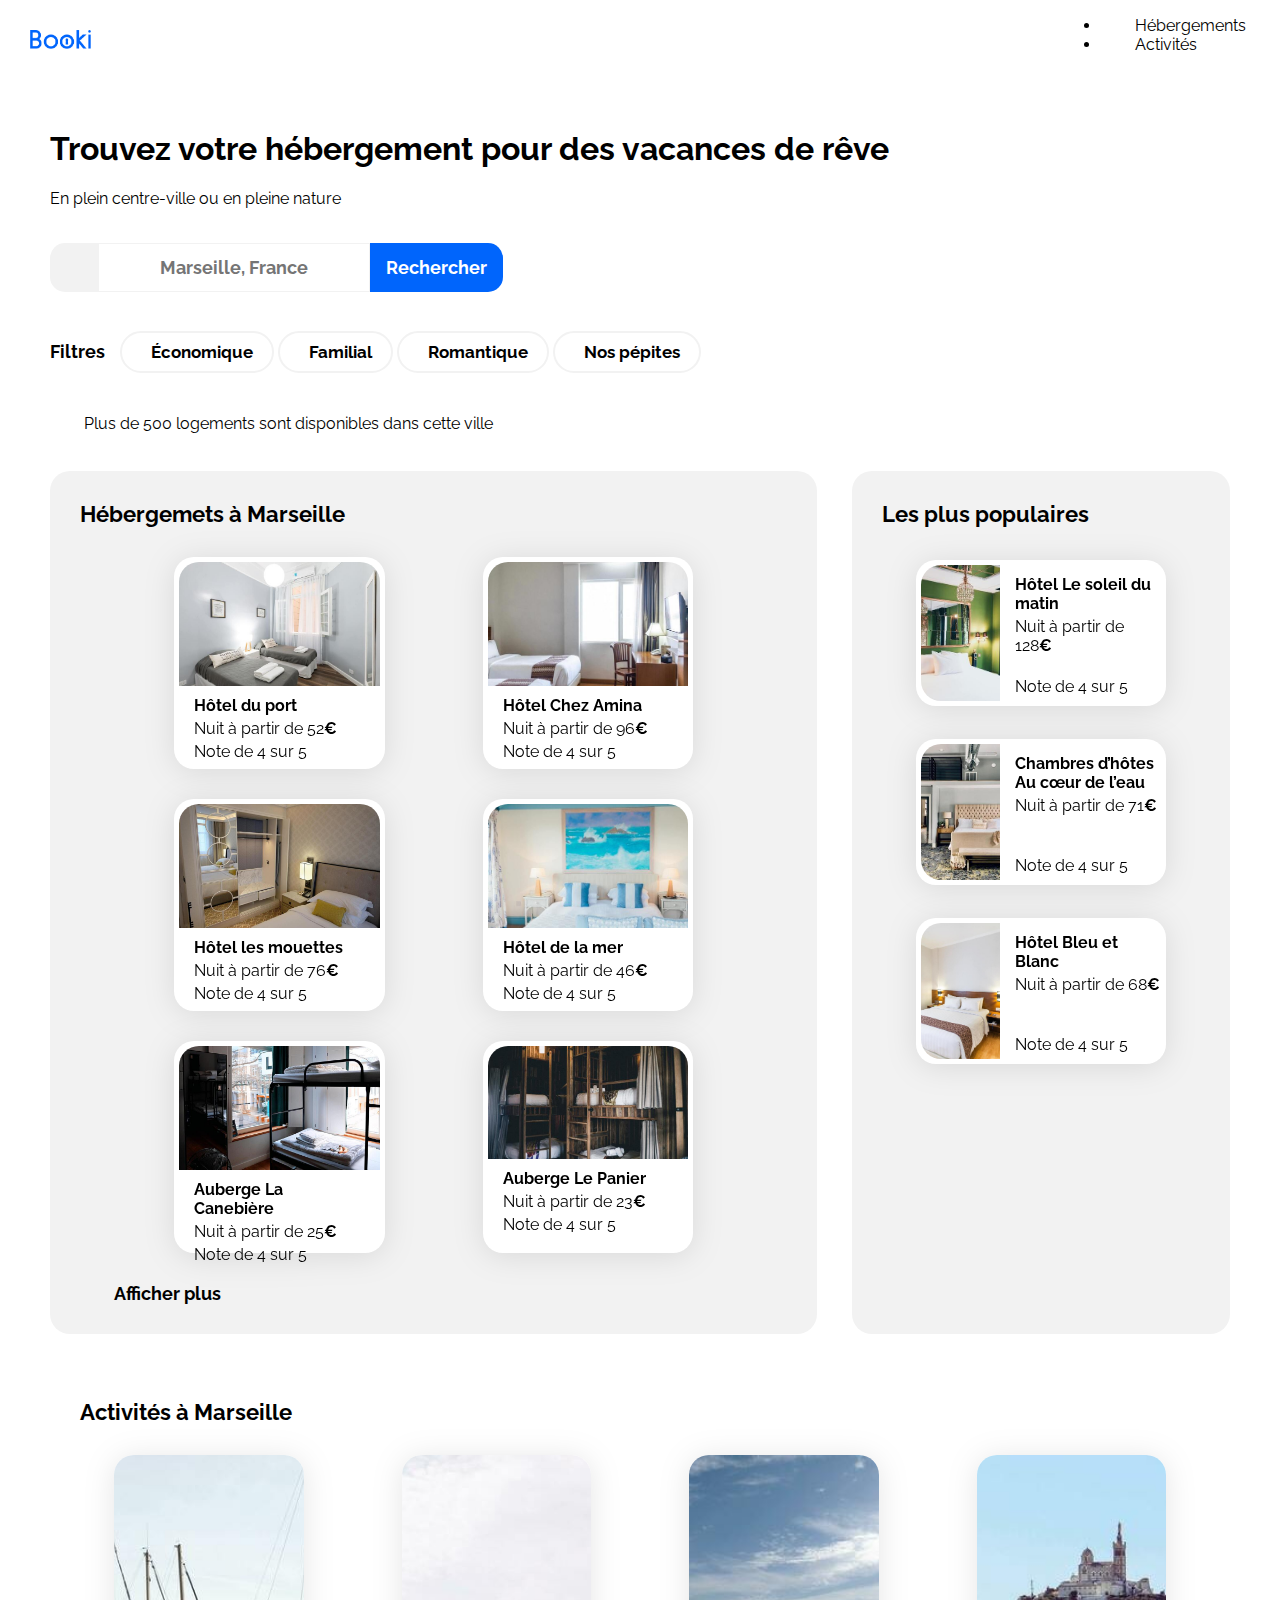
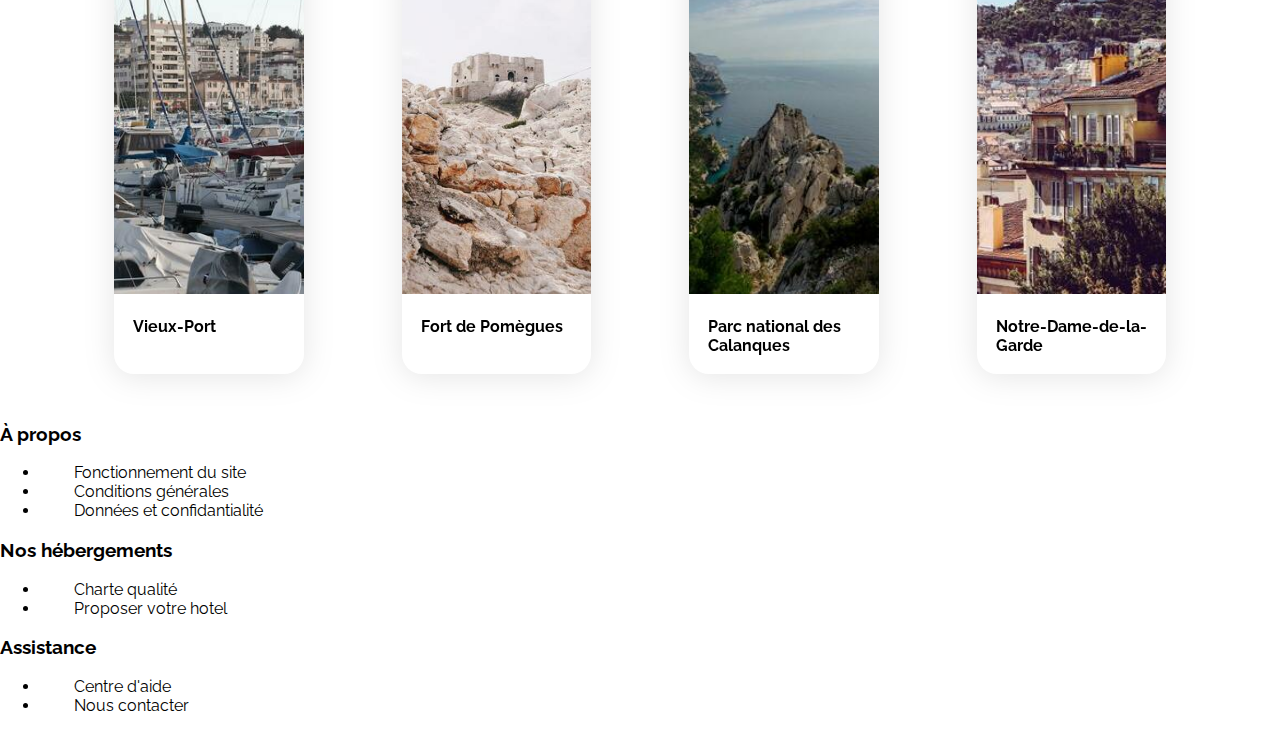
<file: index.html>
<!DOCTYPE html>
<html lang="fr">

<head>
    <meta charset="UTF-8">
    <meta name="viewport" content="width=device-width, initial-scale=1.0">
    <title>Booki</title>
    <link rel="preconnect" href="https://fonts.googleapis.com">
    <link rel="preconnect" href="https://fonts.gstatic.com" crossorigin>
    <link href="https://fonts.googleapis.com/css2?family=Raleway:wght@400;500;700&display=swap" rel="stylesheet">
    <link rel="stylesheet" href="https://cdnjs.cloudflare.com/ajax/libs/font-awesome/6.2.1/css/all.min.css"
        integrity="sha512-MV7K8+y+gLIBoVD59lQIYicR65iaqukzvf/nwasF0nqhPay5w/9lJmVM2hMDcnK1OnMGCdVK+iQrJ7lzPJQd1w=="
        crossorigin="anonymous" referrerpolicy="no-referrer">
    <link rel="stylesheet" href="./booki-starter-code-master/css/style.css">
</head>

<body>
    <div class="main-container">
        <header>
            <img class="logo-en-tete" src="./booki-starter-code-master/images/logo/Booki.png" alt="Logo Booki">
            <nav>
                <ul>
                    <li>
                        <a href="#hebergements-marseille">Hébergements</a>
                    </li>
                    <li>
                        <a href="#activites-marseille">Activités</a>
                    </li>
                </ul>
            </nav>
        </header>
        <main>
            <section class="search-group">
                <div>
                    <h1>Trouvez votre hébergement pour des vacances de rêve</h1>
                    <p>En plein centre-ville ou en pleine nature</p>
                </div>
                <form class="search-bar">
                    <label for="localisation"><i class="fa-lg fa-solid fa-location-dot"></i></label>
                    <input type="text" name="localisation" placeholder="Marseille, France" id="localisation">
                    <button>
                        <span class="btn-desktop">Rechercher</span>
                        <span class="btn-mobile"><i class="fa-solid fa-magnifying-glass"></i></span>
                    </button>
                </form>
                <div class="filters">
                    <p>
                        Filtres
                    </p>
                    <div>
                        <button class="filter-btn" id="economique">
                            <i class="fa-solid fa-money-bill-wave"></i>Économique
                        </button>
                        <button class="filter-btn" id="familial">
                            <i class="fa-solid fa-person"></i>Familial
                        </button>
                        <button class="filter-btn" id="romantique">
                            <i class="fa-solid fa-heart"></i>Romantique
                        </button>
                        <button class="filter-btn" id="pepite">
                            <i class="fa-solid fa-fire"></i>Nos pépites
                        </button>
                    </div>
                </div>
                <div class="info-filter">
                    <i class="fa-solid fa-info fa-border"></i>
                    <p>Plus de 500 logements sont disponibles dans cette ville</p>
                </div>
            </section>

            <!--POUR LE RENDRE CLICABLES, TOUTeS LES BALISES <article> DES SECTIONS 3 SUIVANTES (HEBERGEMENTS, POPULAIRES ET ACTIVITÉS) ONT ÉTÉ TRANSFORMÉS EN BALISES <a> -->
            <div class="hebergements-and-populaires">
                <section class="hebergements">
                    <div id="hebergements-marseille">
                        <h1 class="section-title">Hébergemets à Marseille</h1>
                    </div>
                    <div class="hebergements-cards">
                        <a href="#" class="card">
                            <img src="./booki-starter-code-master/images/hebergements/fred-kleber.jpg"
                                alt="Image de la chambre d'hôtel montrant deux lits">
                            <div class="card-content">
                                <div>
                                    <h2 class="card-title">Hôtel du port</h2>
                                    <p class="card-subtitle">Nuit à partir de 52<span class="euro">€</span></p>
                                </div>
                                <div class="card-rating">
                                    <i class="fa-xs fa-solid fa-star" aria-hidden="true"></i>
                                    <i class="fa-xs fa-solid fa-star" aria-hidden="true"></i>
                                    <i class="fa-xs fa-solid fa-star" aria-hidden="true"></i>
                                    <i class="fa-xs fa-solid fa-star" aria-hidden="true"></i>
                                    <i class="fa-xs fa-solid fa-star neutral-star" aria-hidden="true"></i>
                                    <span class="sr-only">Note de 4 sur 5</span>
                                </div>
                            </div>
                        </a>
                        <a href="#" class="card">
                            <img src="./booki-starter-code-master/images/hebergements/febrian-zakaria.jpg"
                                alt="Image de la chambre d'hôtel montrant un lit et un bureau">
                            <div class="card-content">
                                <div>
                                    <h2 class="card-title">Hôtel Chez Amina</h2>
                                    <p class="card-subtitle">Nuit à partir de 96<span class="euro">€</span></p>
                                </div>
                                <div class="card-rating">
                                    <i class="fa-xs fa-solid fa-star" aria-hidden="true"></i>
                                    <i class="fa-xs fa-solid fa-star" aria-hidden="true"></i>
                                    <i class="fa-xs fa-solid fa-star" aria-hidden="true"></i>
                                    <i class="fa-xs fa-solid fa-star" aria-hidden="true"></i>
                                    <i class="fa-xs fa-solid fa-star neutral-star" aria-hidden="true"></i>
                                    <span class="sr-only">Note de 4 sur 5</span>
                                </div>
                            </div>
                        </a>
                        <a href="#" class="card">
                            <img src="./booki-starter-code-master/images/hebergements/reisetopia.jpg"
                                alt="Image de la chambre d'hôtel montrant un lit et des miroirs">
                            <div class="card-content">
                                <div>
                                    <h2 class="card-title">Hôtel les mouettes</h2>
                                    <p class="card-subtitle">Nuit à partir de 76<span class="euro">€</span></p>
                                </div>
                                <div class="card-rating">
                                    <i class="fa-xs fa-solid fa-star" aria-hidden="true"></i>
                                    <i class="fa-xs fa-solid fa-star" aria-hidden="true"></i>
                                    <i class="fa-xs fa-solid fa-star" aria-hidden="true"></i>
                                    <i class="fa-xs fa-solid fa-star" aria-hidden="true"></i>
                                    <i class="fa-xs fa-solid fa-star neutral-star" aria-hidden="true"></i>
                                    <span class="sr-only">Note de 4 sur 5</span>
                                </div>
                            </div>
                        </a>
                        <a href="#" class="card">
                            <img src="./booki-starter-code-master/images/hebergements/annie-spratt.jpg"
                                alt="Image de la chambre d'hôtel montrant un lit et un tableau affiche au mur au-dessus du lit">
                            <div class="card-content">
                                <div>
                                    <h2 class="card-title">Hôtel de la mer</h2>
                                    <p class="card-subtitle">Nuit à partir de 46<span class="euro">€</span></p>
                                </div>
                                <div class="card-rating">
                                    <i class="fa-xs fa-solid fa-star" aria-hidden="true"></i>
                                    <i class="fa-xs fa-solid fa-star" aria-hidden="true"></i>
                                    <i class="fa-xs fa-solid fa-star" aria-hidden="true"></i>
                                    <i class="fa-xs fa-solid fa-star" aria-hidden="true"></i>
                                    <i class="fa-xs fa-solid fa-star neutral-star" aria-hidden="true"></i>
                                    <span class="sr-only">Note de 4 sur 5</span>
                                </div>
                            </div>
                        </a>
                        <a href="#" class="card">
                            <img src="./booki-starter-code-master/images/hebergements/marcus-loke.jpg"
                                alt="Image de la chambre de l'auberge montrant deux lits superposés">
                            <div class="card-content">
                                <div>
                                    <h2 class="card-title">Auberge La Canebière</h2>
                                    <p class="card-subtitle">Nuit à partir de 25<span class="euro">€</span></p>
                                </div>
                                <div class="card-rating">
                                    <i class="fa-xs fa-solid fa-star" aria-hidden="true"></i>
                                    <i class="fa-xs fa-solid fa-star" aria-hidden="true"></i>
                                    <i class="fa-xs fa-solid fa-star" aria-hidden="true"></i>
                                    <i class="fa-xs fa-solid fa-star" aria-hidden="true"></i>
                                    <i class="fa-xs fa-solid fa-star neutral-star" aria-hidden="true"></i>
                                    <span class="sr-only">Note de 4 sur 5</span>
                                </div>
                            </div>
                        </a>
                        <a href="#" class="card">
                            <img src="./booki-starter-code-master/images/hebergements/nicate-lee.jpg"
                                alt="Image de la chambre montrant des lits superposés">
                            <div class="card-content">
                                <div>
                                    <h2 class="card-title">Auberge Le Panier</h2>
                                    <p class="card-subtitle">Nuit à partir de 23<span class="euro">€</span></p>
                                </div>
                                <div class="card-rating">
                                    <i class="fa-xs fa-solid fa-star" aria-hidden="true"></i>
                                    <i class="fa-xs fa-solid fa-star" aria-hidden="true"></i>
                                    <i class="fa-xs fa-solid fa-star" aria-hidden="true"></i>
                                    <i class="fa-xs fa-solid fa-star" aria-hidden="true"></i>
                                    <i class="fa-xs fa-solid fa-star neutral-star" aria-hidden="true"></i>
                                    <span class="sr-only">Note de 4 sur 5</span>
                                </div>
                            </div>
                        </a>
                    </div>
                    <div class="lien-plus">
                        <a href="#">
                            Afficher plus
                        </a>
                    </div>
                </section>

                <section class="populaires">
                    <div class="populaires-title">
                        <h1 class="section-title">Les plus populaires</h1>
                        <i class="fa-solid fa-chart-line" aria-hidden="true"></i>
                    </div>
                    <div class="populaires-cards">
                        <a href="#" class="card">
                            <img src="./booki-starter-code-master/images/hebergements/emile-guillemot.jpg"
                                alt="Image de la chambre d'hôtel montrant un lit">
                            <div class="card-content">
                                <div>
                                    <h2 class="card-title">Hôtel Le soleil du matin</h2>
                                    <p class="card-subtitle">Nuit à partir de 128<span class="euro">€</span></p>
                                </div>
                                <div class="card-rating">
                                    <i class="fa-xs fa-solid fa-star" aria-hidden="true"></i>
                                    <i class="fa-xs fa-solid fa-star" aria-hidden="true"></i>
                                    <i class="fa-xs fa-solid fa-star" aria-hidden="true"></i>
                                    <i class="fa-xs fa-solid fa-star" aria-hidden="true"></i>
                                    <i class="fa-xs fa-solid fa-star neutral-star" aria-hidden="true"></i>
                                    <span class="sr-only">Note de 4 sur 5</span>
                                </div>
                            </div>
                        </a>
                        <a href="#" class="card">
                            <img src="./booki-starter-code-master/images/hebergements/aw-creative.jpg"
                                alt="Image de la chambre d'hôtel montrant un lit">
                            <div class="card-content">
                                <div>
                                    <h2 class="card-title">Chambres d’hôtes Au cœur de l’eau</h2>
                                    <p class="card-subtitle">Nuit à partir de 71<span class="euro">€</span></p>
                                </div>
                                <div class="card-rating">
                                    <i class="fa-xs fa-solid fa-star" aria-hidden="true"></i>
                                    <i class="fa-xs fa-solid fa-star" aria-hidden="true"></i>
                                    <i class="fa-xs fa-solid fa-star" aria-hidden="true"></i>
                                    <i class="fa-xs fa-solid fa-star" aria-hidden="true"></i>
                                    <i class="fa-xs fa-solid fa-star neutral-star" aria-hidden="true"></i>
                                    <span class="sr-only">Note de 4 sur 5</span>
                                </div>
                            </div>
                        </a>
                        <a href="#" class="card">
                            <img src="./booki-starter-code-master/images/hebergements/febrian-zakaria2.jpg"
                                alt="Image de la chambre d'hôtel montrant un lit">
                            <div class="card-content">
                                <div>
                                    <h2 class="card-title">Hôtel Bleu et Blanc</h2>
                                    <p class="card-subtitle">Nuit à partir de 68<span class="euro">€</span></p>
                                </div>
                                <div class="card-rating">
                                    <i class="fa-xs fa-solid fa-star" aria-hidden="true"></i>
                                    <i class="fa-xs fa-solid fa-star" aria-hidden="true"></i>
                                    <i class="fa-xs fa-solid fa-star" aria-hidden="true"></i>
                                    <i class="fa-xs fa-solid fa-star" aria-hidden="true"></i>
                                    <i class="fa-xs fa-solid fa-star neutral-star" aria-hidden="true"></i>
                                    <span class="sr-only">Note de 4 sur 5</span>
                                </div>
                            </div>
                        </a>
                    </div>
                </section>
            </div>
            <div class="activites">
                <div class="activites-title" id="activites-marseille">
                    <h1 class="section-title">Activités à Marseille</h1>
                </div>
                <div class="activites-cards">
                    <a href="#" class="card">
                        <img src="./booki-starter-code-master/images/activites/reno-laithienne.jpg" alt="Image du Vieux Port">
                        <div class="card-content">
                            <h2 class="card-title">Vieux-Port</h2>
                        </div>
                    </a>
                    <a href="#" class="card">
                        <img src="./booki-starter-code-master/images/activites/paul-hermann.jpg" alt="Image du Fort de Pomègues">
                        <div class="card-content">
                            <h2 class="card-title">Fort de Pomègues</h2>
                        </div>
                    </a>
                    <a href="#" class="card">
                        <img src="./booki-starter-code-master/images/activites/kilyan-sockalingum.jpg" alt="Image du Parc national des Calanques">
                        <div class="card-content">
                            <h2 class="card-title">Parc national des Calanques</h2>
                        </div>
                    </a>
                    <a href="#" class="card">
                        <img src="./booki-starter-code-master/images/activites/florian-wehde.jpg" alt="Image de Notre-Dame-de-la-Garde">
                        <div class="card-content">
                            <h2 class="card-title">Notre-Dame-de-la-Garde</h2>
                        </div>
                    </a>
                </div>
            </div>
        </main>
        <footer>
            <div class="footer">
                <div>
                    <h3>À propos</h3>
                    <ul>
                        <li>
                            <a href="#">Fonctionnement du site</a>
                        </li>
                        <li>
                            <a href="#">Conditions générales</a>
                        </li>
                        <li>
                            <a href="#">Données et confidantialité</a>
                        </li>
                    </ul>
                </div>
                <div>
                    <h3>Nos hébergements</h3>
                    <ul>
                        <li>
                            <a href="#">Charte qualité</a>
                        </li>
                        <li>
                            <a href="#">Proposer votre hotel</a>
                        </li>
                    </ul>
                </div>
                <div>
                    <h3>Assistance</h3>
                    <ul>
                        <li>
                            <a href="#">Centre d'aide</a>
                        </li>
                        <li>
                            <a href="#">Nous contacter</a>
                        </li>
                    </ul>
                </div>  
            </div>
            <div class="margin-footer"></div>
        </footer>
    </div>
</body>

</html>
</file>
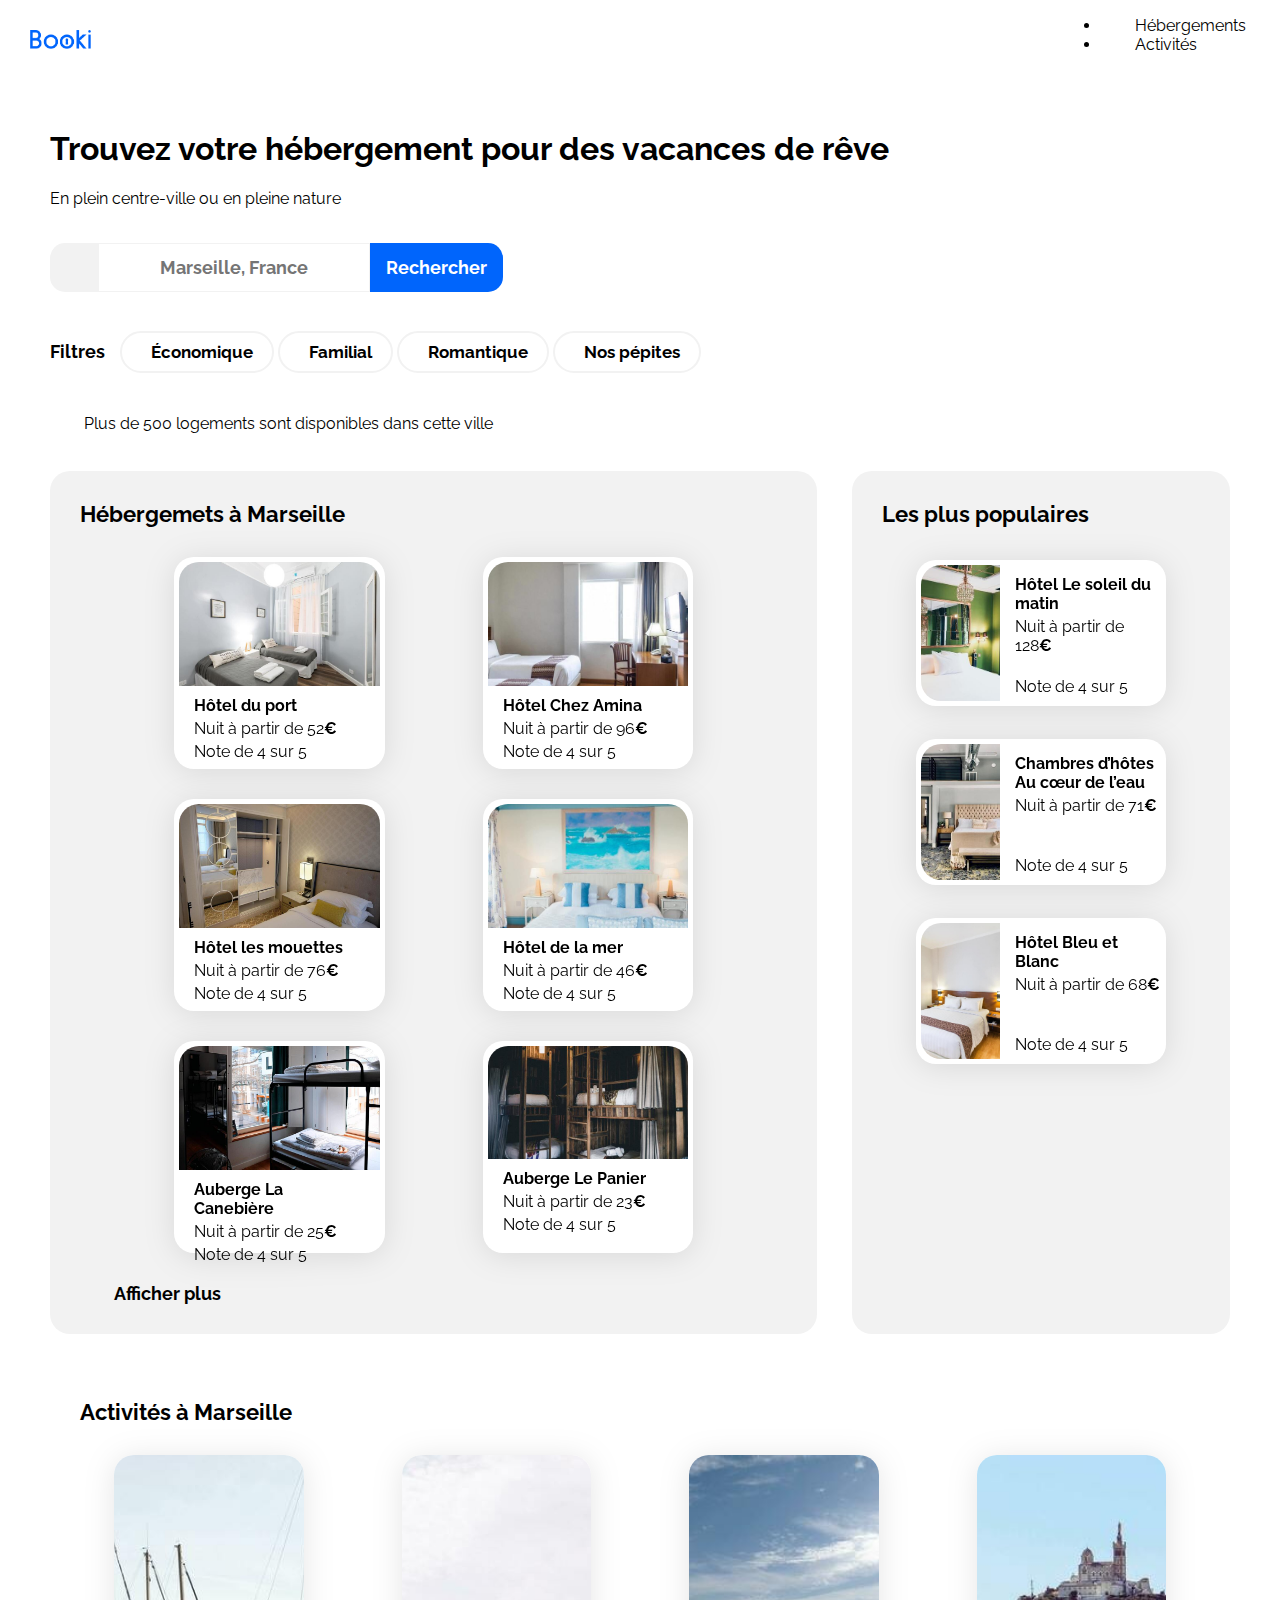
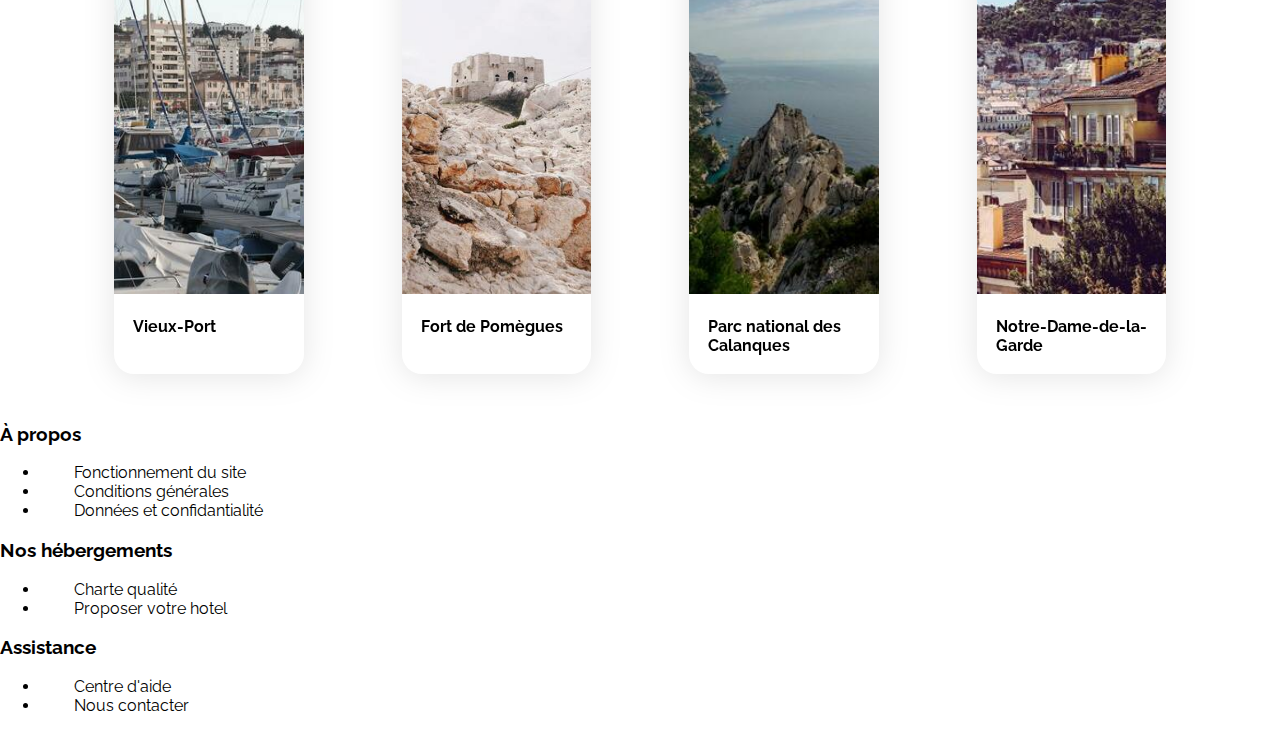
<file: booki-starter-code-master/index.html>
<!DOCTYPE html>
<html lang="fr">

<head>
    <meta charset="UTF-8">
    <meta name="viewport" content="width=device-width, initial-scale=1.0">
    <title>Booki</title>
    <link rel="preconnect" href="https://fonts.googleapis.com">
    <link rel="preconnect" href="https://fonts.gstatic.com" crossorigin>
    <link href="https://fonts.googleapis.com/css2?family=Raleway:wght@400;500;700&display=swap" rel="stylesheet">
    <link rel="stylesheet" href="https://cdnjs.cloudflare.com/ajax/libs/font-awesome/6.2.1/css/all.min.css"
        integrity="sha512-MV7K8+y+gLIBoVD59lQIYicR65iaqukzvf/nwasF0nqhPay5w/9lJmVM2hMDcnK1OnMGCdVK+iQrJ7lzPJQd1w=="
        crossorigin="anonymous" referrerpolicy="no-referrer">
    <link rel="stylesheet" href="./css/style.css">
</head>

<body>
    <div class="main-container">
        <header>
            <img class="logo-en-tete" src="./images/logo/Booki.png" alt="Logo Booki">
            <nav>
                <ul>
                    <li>
                        <a href="#hebergements-marseille">Hébergements</a>
                    </li>
                    <li>
                        <a href="#activites-marseille">Activités</a>
                    </li>
                </ul>
            </nav>
        </header>
        <main>
            <section class="search-group">
                <div>
                    <h1>Trouvez votre hébergement pour des vacances de rêve</h1>
                    <p>En plein centre-ville ou en pleine nature</p>
                </div>
                <form class="search-bar">
                    <label for="localisation"><i class="fa-lg fa-solid fa-location-dot"></i></label>
                    <input type="text" name="localisation" placeholder="Marseille, France" id="localisation">
                    <button>
                        <span class="btn-desktop">Rechercher</span>
                        <span class="btn-mobile"><i class="fa-solid fa-magnifying-glass"></i></span>
                    </button>
                </form>
                <div class="filters">
                    <p>
                        Filtres
                    </p>
                    <div>
                        <button class="filter-btn" id="economique">
                            <i class="fa-solid fa-money-bill-wave"></i>Économique
                        </button>
                        <button class="filter-btn" id="familial">
                            <i class="fa-solid fa-person"></i>Familial
                        </button>
                        <button class="filter-btn" id="romantique">
                            <i class="fa-solid fa-heart"></i>Romantique
                        </button>
                        <button class="filter-btn" id="pepite">
                            <i class="fa-solid fa-fire"></i>Nos pépites
                        </button>
                    </div>
                </div>
                <div class="info-filter">
                    <i class="fa-solid fa-info fa-border"></i>
                    <p>Plus de 500 logements sont disponibles dans cette ville</p>
                </div>
            </section>

            <!--POUR LE RENDRE CLICABLES, TOUTeS LES BALISES <article> DES SECTIONS 3 SUIVANTES (HEBERGEMENTS, POPULAIRES ET ACTIVITÉS) ONT ÉTÉ TRANSFORMÉS EN BALISES <a> -->
            <div class="hebergements-and-populaires">
                <section class="hebergements">
                    <div id="hebergements-marseille">
                        <h1 class="section-title">Hébergemets à Marseille</h1>
                    </div>
                    <div class="hebergements-cards">
                        <a href="#" class="card">
                            <img src="./images/hebergements/fred-kleber.jpg"
                                alt="Image de la chambre d'hôtel montrant deux lits">
                            <div class="card-content">
                                <div>
                                    <h2 class="card-title">Hôtel du port</h2>
                                    <p class="card-subtitle">Nuit à partir de 52<span class="euro">€</span></p>
                                </div>
                                <div class="card-rating">
                                    <i class="fa-xs fa-solid fa-star" aria-hidden="true"></i>
                                    <i class="fa-xs fa-solid fa-star" aria-hidden="true"></i>
                                    <i class="fa-xs fa-solid fa-star" aria-hidden="true"></i>
                                    <i class="fa-xs fa-solid fa-star" aria-hidden="true"></i>
                                    <i class="fa-xs fa-solid fa-star neutral-star" aria-hidden="true"></i>
                                    <span class="sr-only">Note de 4 sur 5</span>
                                </div>
                            </div>
                        </a>
                        <a href="#" class="card">
                            <img src="./images/hebergements/febrian-zakaria.jpg"
                                alt="Image de la chambre d'hôtel montrant un lit et un bureau">
                            <div class="card-content">
                                <div>
                                    <h2 class="card-title">Hôtel Chez Amina</h2>
                                    <p class="card-subtitle">Nuit à partir de 96<span class="euro">€</span></p>
                                </div>
                                <div class="card-rating">
                                    <i class="fa-xs fa-solid fa-star" aria-hidden="true"></i>
                                    <i class="fa-xs fa-solid fa-star" aria-hidden="true"></i>
                                    <i class="fa-xs fa-solid fa-star" aria-hidden="true"></i>
                                    <i class="fa-xs fa-solid fa-star" aria-hidden="true"></i>
                                    <i class="fa-xs fa-solid fa-star neutral-star" aria-hidden="true"></i>
                                    <span class="sr-only">Note de 4 sur 5</span>
                                </div>
                            </div>
                        </a>
                        <a href="#" class="card">
                            <img src="./images/hebergements/reisetopia.jpg"
                                alt="Image de la chambre d'hôtel montrant un lit et des miroirs">
                            <div class="card-content">
                                <div>
                                    <h2 class="card-title">Hôtel les mouettes</h2>
                                    <p class="card-subtitle">Nuit à partir de 76<span class="euro">€</span></p>
                                </div>
                                <div class="card-rating">
                                    <i class="fa-xs fa-solid fa-star" aria-hidden="true"></i>
                                    <i class="fa-xs fa-solid fa-star" aria-hidden="true"></i>
                                    <i class="fa-xs fa-solid fa-star" aria-hidden="true"></i>
                                    <i class="fa-xs fa-solid fa-star" aria-hidden="true"></i>
                                    <i class="fa-xs fa-solid fa-star neutral-star" aria-hidden="true"></i>
                                    <span class="sr-only">Note de 4 sur 5</span>
                                </div>
                            </div>
                        </a>
                        <a href="#" class="card">
                            <img src="./images/hebergements/annie-spratt.jpg"
                                alt="Image de la chambre d'hôtel montrant un lit et un tableau affiche au mur au-dessus du lit">
                            <div class="card-content">
                                <div>
                                    <h2 class="card-title">Hôtel de la mer</h2>
                                    <p class="card-subtitle">Nuit à partir de 46<span class="euro">€</span></p>
                                </div>
                                <div class="card-rating">
                                    <i class="fa-xs fa-solid fa-star" aria-hidden="true"></i>
                                    <i class="fa-xs fa-solid fa-star" aria-hidden="true"></i>
                                    <i class="fa-xs fa-solid fa-star" aria-hidden="true"></i>
                                    <i class="fa-xs fa-solid fa-star" aria-hidden="true"></i>
                                    <i class="fa-xs fa-solid fa-star neutral-star" aria-hidden="true"></i>
                                    <span class="sr-only">Note de 4 sur 5</span>
                                </div>
                            </div>
                        </a>
                        <a href="#" class="card">
                            <img src="./images/hebergements/marcus-loke.jpg"
                                alt="Image de la chambre de l'auberge montrant deux lits superposés">
                            <div class="card-content">
                                <div>
                                    <h2 class="card-title">Auberge La Canebière</h2>
                                    <p class="card-subtitle">Nuit à partir de 25<span class="euro">€</span></p>
                                </div>
                                <div class="card-rating">
                                    <i class="fa-xs fa-solid fa-star" aria-hidden="true"></i>
                                    <i class="fa-xs fa-solid fa-star" aria-hidden="true"></i>
                                    <i class="fa-xs fa-solid fa-star" aria-hidden="true"></i>
                                    <i class="fa-xs fa-solid fa-star" aria-hidden="true"></i>
                                    <i class="fa-xs fa-solid fa-star neutral-star" aria-hidden="true"></i>
                                    <span class="sr-only">Note de 4 sur 5</span>
                                </div>
                            </div>
                        </a>
                        <a href="#" class="card">
                            <img src="./images/hebergements/nicate-lee.jpg"
                                alt="Image de la chambre montrant des lits superposés">
                            <div class="card-content">
                                <div>
                                    <h2 class="card-title">Auberge Le Panier</h2>
                                    <p class="card-subtitle">Nuit à partir de 23<span class="euro">€</span></p>
                                </div>
                                <div class="card-rating">
                                    <i class="fa-xs fa-solid fa-star" aria-hidden="true"></i>
                                    <i class="fa-xs fa-solid fa-star" aria-hidden="true"></i>
                                    <i class="fa-xs fa-solid fa-star" aria-hidden="true"></i>
                                    <i class="fa-xs fa-solid fa-star" aria-hidden="true"></i>
                                    <i class="fa-xs fa-solid fa-star neutral-star" aria-hidden="true"></i>
                                    <span class="sr-only">Note de 4 sur 5</span>
                                </div>
                            </div>
                        </a>
                    </div>
                    <div class="lien-plus">
                        <a href="#">
                            Afficher plus
                        </a>
                    </div>
                </section>

                <section class="populaires">
                    <div class="populaires-title">
                        <h1 class="section-title">Les plus populaires</h1>
                        <i class="fa-solid fa-chart-line" aria-hidden="true"></i>
                    </div>
                    <div class="populaires-cards">
                        <a href="#" class="card">
                            <img src="./images/hebergements/emile-guillemot.jpg"
                                alt="Image de la chambre d'hôtel montrant un lit">
                            <div class="card-content">
                                <div>
                                    <h2 class="card-title">Hôtel Le soleil du matin</h2>
                                    <p class="card-subtitle">Nuit à partir de 128<span class="euro">€</span></p>
                                </div>
                                <div class="card-rating">
                                    <i class="fa-xs fa-solid fa-star" aria-hidden="true"></i>
                                    <i class="fa-xs fa-solid fa-star" aria-hidden="true"></i>
                                    <i class="fa-xs fa-solid fa-star" aria-hidden="true"></i>
                                    <i class="fa-xs fa-solid fa-star" aria-hidden="true"></i>
                                    <i class="fa-xs fa-solid fa-star neutral-star" aria-hidden="true"></i>
                                    <span class="sr-only">Note de 4 sur 5</span>
                                </div>
                            </div>
                        </a>
                        <a href="#" class="card">
                            <img src="./images/hebergements/aw-creative.jpg"
                                alt="Image de la chambre d'hôtel montrant un lit">
                            <div class="card-content">
                                <div>
                                    <h2 class="card-title">Chambres d’hôtes Au cœur de l’eau</h2>
                                    <p class="card-subtitle">Nuit à partir de 71<span class="euro">€</span></p>
                                </div>
                                <div class="card-rating">
                                    <i class="fa-xs fa-solid fa-star" aria-hidden="true"></i>
                                    <i class="fa-xs fa-solid fa-star" aria-hidden="true"></i>
                                    <i class="fa-xs fa-solid fa-star" aria-hidden="true"></i>
                                    <i class="fa-xs fa-solid fa-star" aria-hidden="true"></i>
                                    <i class="fa-xs fa-solid fa-star neutral-star" aria-hidden="true"></i>
                                    <span class="sr-only">Note de 4 sur 5</span>
                                </div>
                            </div>
                        </a>
                        <a href="#" class="card">
                            <img src="./images/hebergements/febrian-zakaria2.jpg"
                                alt="Image de la chambre d'hôtel montrant un lit">
                            <div class="card-content">
                                <div>
                                    <h2 class="card-title">Hôtel Bleu et Blanc</h2>
                                    <p class="card-subtitle">Nuit à partir de 68<span class="euro">€</span></p>
                                </div>
                                <div class="card-rating">
                                    <i class="fa-xs fa-solid fa-star" aria-hidden="true"></i>
                                    <i class="fa-xs fa-solid fa-star" aria-hidden="true"></i>
                                    <i class="fa-xs fa-solid fa-star" aria-hidden="true"></i>
                                    <i class="fa-xs fa-solid fa-star" aria-hidden="true"></i>
                                    <i class="fa-xs fa-solid fa-star neutral-star" aria-hidden="true"></i>
                                    <span class="sr-only">Note de 4 sur 5</span>
                                </div>
                            </div>
                        </a>
                    </div>
                </section>
            </div>
            <div class="activites">
                <div class="activites-title" id="activites-marseille">
                    <h1 class="section-title">Activités à Marseille</h1>
                </div>
                <div class="activites-cards">
                    <a href="#" class="card">
                        <img src="./images/activites/reno-laithienne.jpg" alt="Image du Vieux Port">
                        <div class="card-content">
                            <h2 class="card-title">Vieux-Port</h2>
                        </div>
                    </a>
                    <a href="#" class="card">
                        <img src="./images/activites/paul-hermann.jpg" alt="Image du Fort de Pomègues">
                        <div class="card-content">
                            <h2 class="card-title">Fort de Pomègues</h2>
                        </div>
                    </a>
                    <a href="#" class="card">
                        <img src="./images/activites/kilyan-sockalingum.jpg" alt="Image du Parc national des Calanques">
                        <div class="card-content">
                            <h2 class="card-title">Parc national des Calanques</h2>
                        </div>
                    </a>
                    <a href="#" class="card">
                        <img src="./images/activites/florian-wehde.jpg" alt="Image de Notre-Dame-de-la-Garde">
                        <div class="card-content">
                            <h2 class="card-title">Notre-Dame-de-la-Garde</h2>
                        </div>
                    </a>
                </div>
            </div>
        </main>
        <footer>
            <div class="footer">
                <div>
                    <h3>À propos</h3>
                    <ul>
                        <li>
                            <a href="#">Fonctionnement du site</a>
                        </li>
                        <li>
                            <a href="#">Conditions générales</a>
                        </li>
                        <li>
                            <a href="#">Données et confidantialité</a>
                        </li>
                    </ul>
                </div>
                <div>
                    <h3>Nos hébergements</h3>
                    <ul>
                        <li>
                            <a href="#">Charte qualité</a>
                        </li>
                        <li>
                            <a href="#">Proposer votre hotel</a>
                        </li>
                    </ul>
                </div>
                <div>
                    <h3>Assistance</h3>
                    <ul>
                        <li>
                            <a href="#">Centre d'aide</a>
                        </li>
                        <li>
                            <a href="#">Nous contacter</a>
                        </li>
                    </ul>
                </div>  
            </div>
            <div class="margin-footer"></div>
        </footer>
    </div>
</body>

</html>
</file>
<file: booki-starter-code-master/css/style.css>
/****** General ***********/
* {
    font-family: 'Raleway', sans-serif;
}

:root {
    --main-color: #0065FC;
    --main-bg-color: #F2F2F2;
    --filter-bg-color: #DEEBFF;
}

.fa-solid {
    color: var(--main-color);
}

body {
    display: flex;
    justify-content: center;
    margin: 0;
}

header {
    display: flex;
    justify-content: space-between;
}

.logo-en-tete {
    height: 1.1875rem;
    width: 3.8125rem;
    padding: 1.875rem;
}

nav {
    display: flex;
}

a {
    padding-top: 1.25rem;
    margin-left: 2.125rem;
    margin-right: 2.125rem;
    text-decoration: none;
    color: #000000;
}

a:hover {
    border-top: 0.125rem solid var(--main-color);
    color: var(--main-color);
    padding-top: 1.125rem;
}

.main-container {
    width: 100%;
    max-width: 1440px;
    /* padding: 0 50px;  J'enlève le padding du .main-container et je le remets juste en-dessous dans la balise "main" pour pouvoir organiser l'en-tête selon la maquette fournie */
    box-sizing: border-box;
}

main {
    display: flex;
    flex-direction: column;
    gap: 35px;
    padding: 0 50px; 
}

.search-group {
    margin-top: 1.875rem;
}

.search-group h2 {
    margin: 0;
}

.search-group p {
    margin-top: .5rem;
    margin-bottom: 0;
}

.search-bar {
    display: flex;
    margin-top: 2.1875rem;
    height: 3.0625rem;
    width: 23.5625rem;
    border: .0625rem;
    border-radius: .9375rem;
    background-color: var(--main-bg-color);
}

.search-bar label {
    display: flex;
    justify-content: center;
    align-items: center;
    width: 50px;
    height: 50px;
    padding-left: 1.5rem;
    padding-right: 1.5rem;
    border: .0625rem;
}

.fa-location-dot {
    color: #000000;
}

.search-bar input {
    border: .0625rem;
    border-style: solid;
    border-color: var(--main-bg-color);
    outline: 0;
    padding-left: 1.5rem;
    padding-right: 1.5rem;
    text-align: center;
    font-size: 18px;
    font-weight: 700;
    line-height: normal;
}

.search-bar button {
    border: .0625rem;
    border-color: var(--main-color);
    background-color: var(--main-color);
    border-radius: 0 .9375rem .9375rem 0;
    color: #ffffff;
    padding-left: 1rem;
    padding-right: 1rem;
    font-size: 18px;
    font-weight: 700;
}

.filters {
    display: flex;
    gap: .9375rem;
    padding-top: 2.1875rem;
    align-items: center;
    height: 3.125rem;
}

.filters p {
    font-size: 18px;
    font-weight: 700;
    line-height: normal;
    margin: unset;
}

.filter-btn {
    padding: .25rem 1.1875rem;
    height: 2.625rem;
    border-color: var(--main-bg-color);
    border-style: solid;
    background-color: #ffffff;
    border-radius: 1.5625rem;
    color: #000000;
    font-size: 17px;
    font-weight: 700;
}

.filter-btn:focus {
    background-color: var(--filter-bg-color);
}

.fa-money-bill-wave,
.fa-person,
.fa-heart,
.fa-fire {
    margin-right: .625rem;
    width: 22px;
    height: 22px;
}

.info-filter {
    display: flex;
    gap: .625rem;
}

.info-filter p {
    display: flex;
    margin: unset;
    align-items: center;
}

.info-filter p,
.fa-info {
    margin-top: 2.1875rem;
}

.fa-info {
    display: flex;
    align-items: center;
    justify-content: center;
    width: 1.5rem;
    height: 1.5rem;
    border-radius: 1.5rem;
    align-items: center;
    justify-content: center;
}

.section-title {
    margin: 0;
    font-size: 22px;
}

.card {
    background-color: white;
    border-radius: 20px;
    padding: 5px;
    filter: drop-shadow(0px 3px 15px rgba(0, 0, 0, 0.1));
}

.card img {
    object-fit: cover;
}

.card-title {
    font-size: 16px;
}

.euro {
    font-weight: 700;
}

/* .neutralStar {
    color: var(--main-bg-color)
} CETTE CLASS N'EST PAS UTILISEE - à supprimer */

/****** Hebergements And Populaires ***********/
.hebergements-and-populaires {
    display: flex;
    justify-content: space-between;
}

.hebergements-and-populaires section {
    background-color: var(--main-bg-color);
    border-radius: 20px;
    padding: 30px;
    box-sizing: border-box;
}

/****** Hebergements ***********/
.hebergements {
    width: 65%;
}

.hebergements-cards {
    display: flex;
    flex-wrap: wrap;
    justify-content: center;
    gap: 30px;
    margin-top: 30px;
    margin-bottom: 30px;
}

.hebergements-cards .card {
    display: flex;
    flex-direction: column;
    width: 28.4%;
    height: 192px;
    padding-bottom: 15px;
}

.hebergements-cards img {
    object-fit: cover;
    border-top-left-radius: 20px;
    border-top-right-radius: 20px;
    height: 124px;
    width: 100%;
}

.hebergements-cards .card-content {
    width: 100%;
    padding-left: 15px;
    padding-right: 15px;
    display: flex;
    flex-direction: column;
    justify-content: space-between;
    box-sizing: border-box;
}

.hebergements-cards .card-title {
    margin-top: 10px;
    margin-bottom: 4px;
}

.hebergements-cards .card-subtitle {
    margin-top: 4px;
    margin-bottom: 4px;
}

.hebergements-cards .card-rating {
    margin-bottom: 5px;
}

.hebergements-cards .neutral-star {
    color: var(--main-bg-color);
}

.lien-plus a {
    margin-top: 30px;
    margin-bottom: unset;
    font-size: 18px;
    font-style: normal;
    font-weight: 700;
    line-height: normal;
}

/****** Populaires ***********/
.populaires {
    width: 32%;
}

.populaires-title {
    display: flex;
    justify-content: space-between;
    align-items: center;
}

.populaires-cards .card {
    display: flex;
    margin-top: 33px;
}

.populaires-cards img {
    width: 33%;
    height: 136px;
    border-top-left-radius: 20px;
    border-bottom-left-radius: 20px;
}

.populaires-cards .card-content {
    width: 67%;
    padding-left: 15px;
    display: flex;
    flex-direction: column;
    justify-content: space-between;
    box-sizing: border-box;
}

.populaires-cards .card-title {
    margin-top: 10px;
    margin-bottom: 4px;
}

.populaires-cards .card-subtitle {
    margin: 0;
}

.populaires-cards .card-rating {
    margin-bottom: 5px;
}

/****** Activités ***********/
.activites {
    padding: 30px;
}

.activites-title {
    margin-bottom: 30px;
}

.activites-cards {
    display: flex;
    gap: 30px;
}

.activites-cards .card {
    width: 25%;
    padding: unset;
}

.activites-cards img {
    object-fit: cover;
    border-top-left-radius: 20px;
    border-top-right-radius: 20px;
    height: 439px;
    width: 100%;
}

.activites .card-title {
    margin: 19px;
}

/* Le code ci-dessous correspond à la version responsive uniquement */

/****** Media queries ***********/
/* Medium devices (tablets, less/equal than 1024px) */
@media (max-width: 1024px) {
    .hebergements-and-populaires {
        flex-direction: column;
    }

    .hebergements {
        width: 100%;
    }

    .populaires {
        width: 100%;
        margin-top: 50px;
    }

    .populaires-cards {
        display: flex;
        flex-direction: row;
        justify-content: space-between;
    }

    .populaires-cards .card {
        width: 30%;
    }

    .populaires-cards .card-title {
        font-size: 14px;
    }

    .populaires-cards .card-subtitle {
        font-size: 13px;
    }
}

/* Small devices (phones, less than 768px) */
@media (max-width: 767.98px) {
    /* ... */
}
</file>
